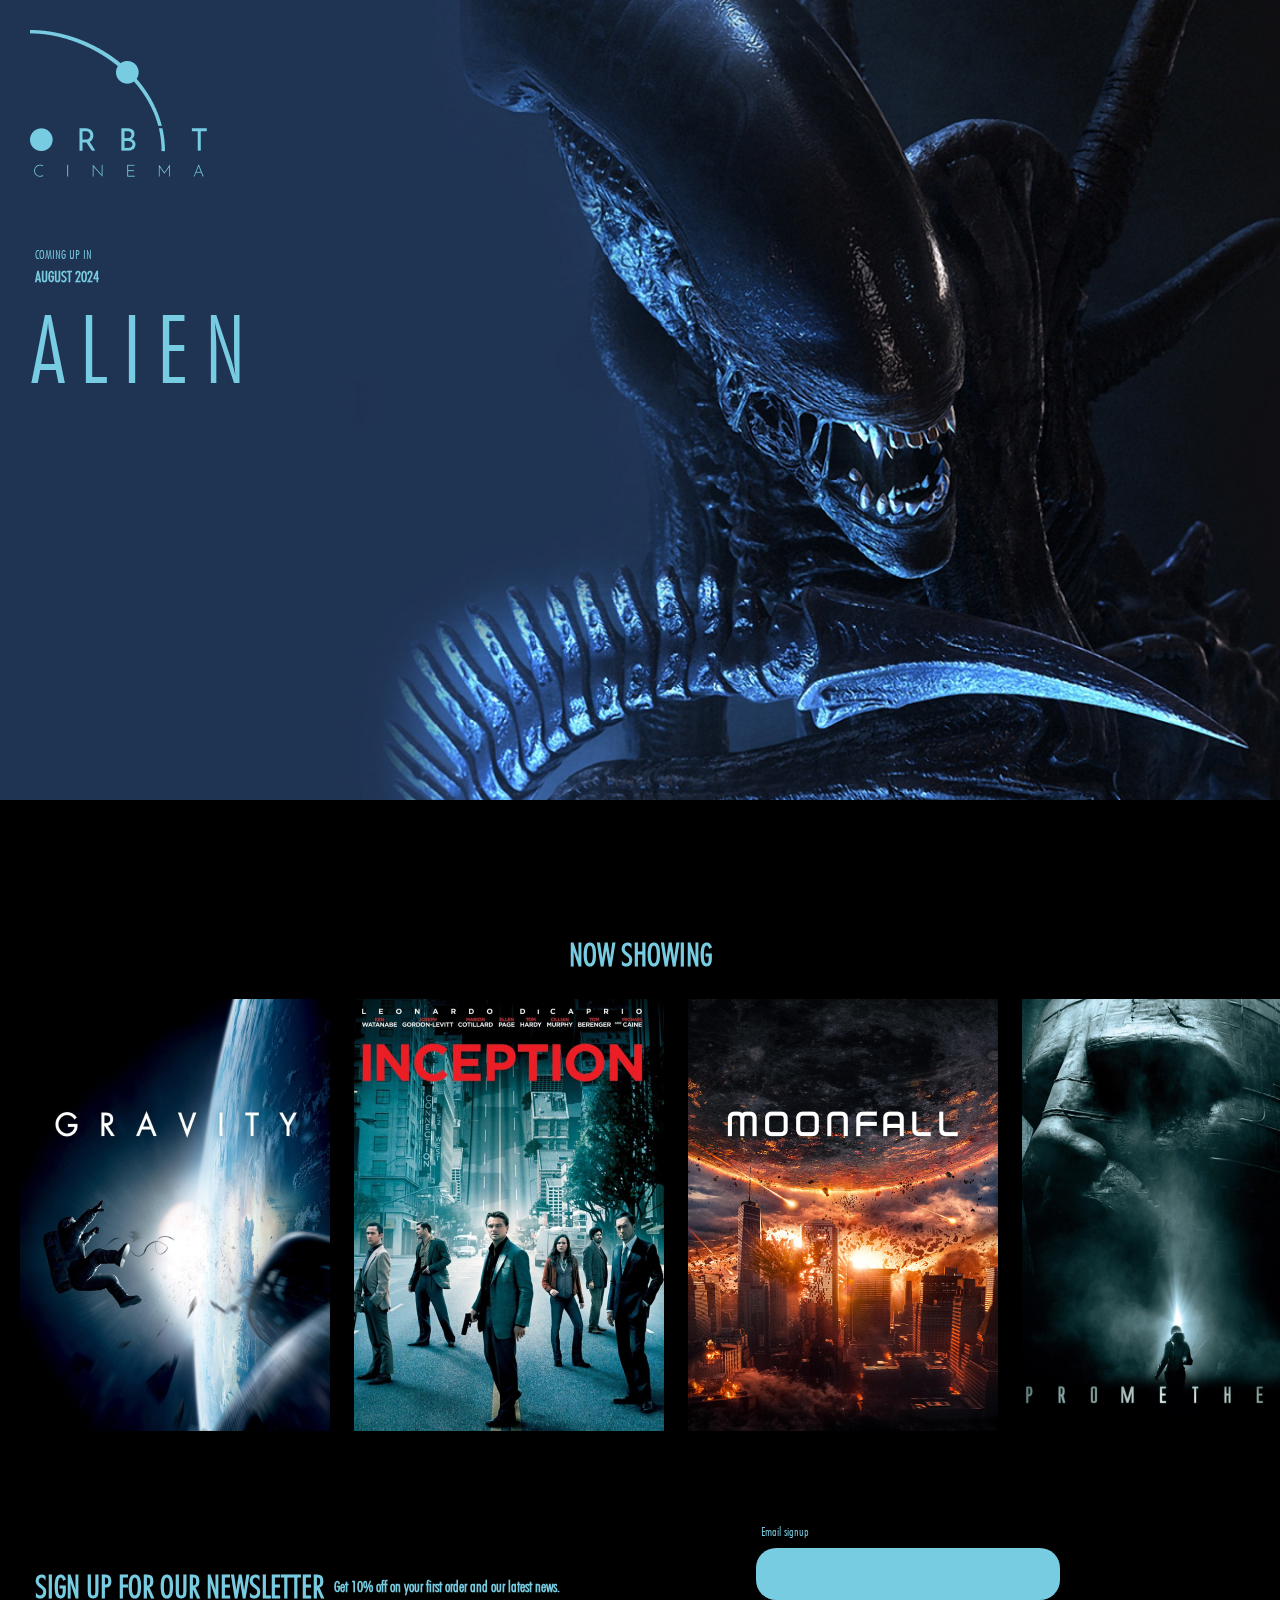
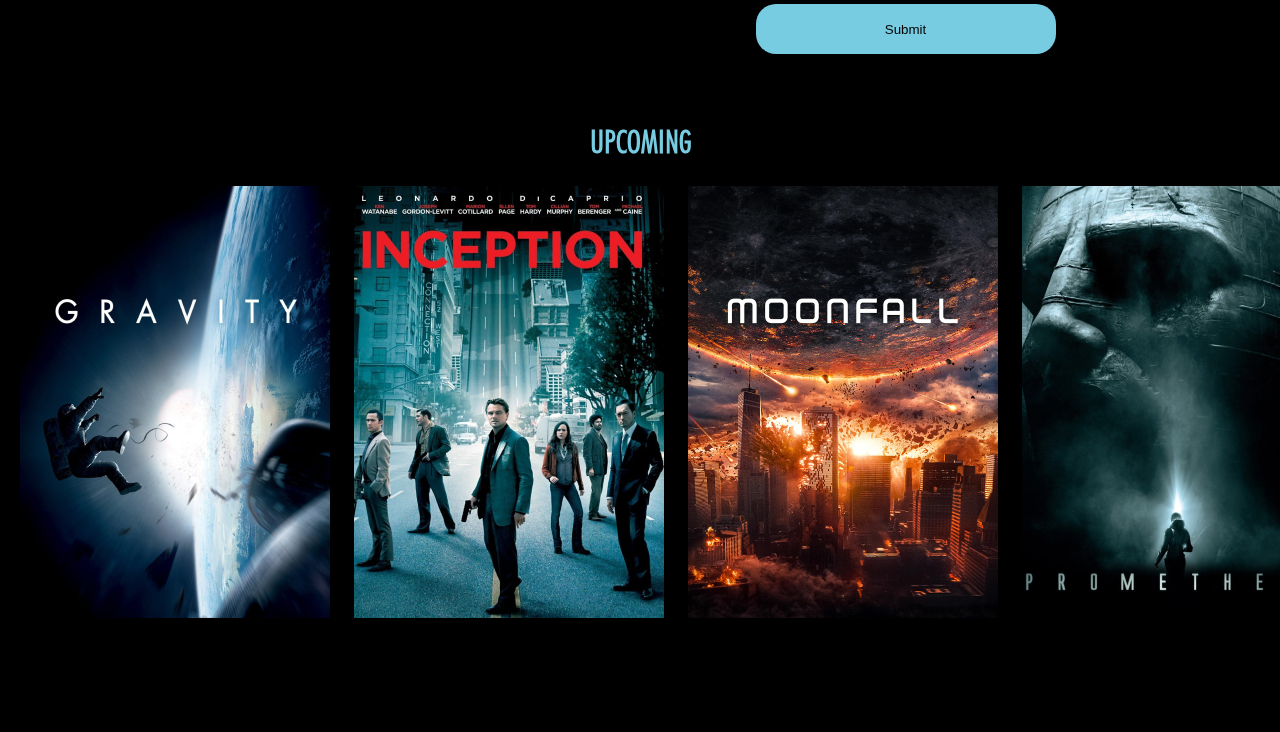
<file: index.html>
<!DOCTYPE html>
<html>
  <link rel="stylesheet" href="style.css" />
  <body>
    <nav></nav>
    <main>
      <div class="hero">
        <img class="logo-top" src="./images/logo/Group 22logoblue.png" />
        <div class="hero-text">
          <p>COMING UP IN <h3>AUGUST 2024</h3> </p>
          <h1>ALIEN</h1>
        </div>
      </div>

      <div class="now-showing">
        <h2>NOW SHOWING</h2>
        <div class="scroll-container">
          <img src="./images/Movies/Gravity 1.png" />
          <img src="./images/Movies/Inception 1.png" />
          <img src="./images/Movies/Moonfall 1.png" />
          <img src="./images/Movies/Prometheus 1.png" />
          <img src="./images/Movies/Save_you 1.png" />
          <img src="./images/Movies/The_Creator 1.png" />
          <img src="./images/Movies/The_Martian 1.png" />
          <img src="./images/Movies/Venom 1.png" />
        </div>
      </div>

      <div class="newsletter-container">
        <h2>SIGN UP FOR OUR NEWSLETTER</h2>
        <h3>Get 10% off on your first order and our latest news.</h3>
        
        <table>
          <tr>
            <td>
              <label for="email"><p>Email signup</p></label>
            </td>
          </tr>
          <tr>
            <td><input type="text" id="email" name="email" /></td>
          </tr>
          <tr>
            <td><input type="submit" /></td>
          </tr>
        </table>
      </div>

      <div class="upcoming">
        <h2>UPCOMING</h2>
        <div class="scroll-container">
          <img src="./images/Movies/Gravity 1.png" />
          <img src="./images/Movies/Inception 1.png" />
          <img src="./images/Movies/Moonfall 1.png" />
          <img src="./images/Movies/Prometheus 1.png" />
          <img src="./images/Movies/Save_you 1.png" />
          <img src="./images/Movies/The_Creator 1.png" />
          <img src="./images/Movies/The_Martian 1.png" />
          <img src="./images/Movies/Venom 1.png" />
        </div>
      </div>
    </main>

    <footer></footer>
  </body>
</html>
</file>
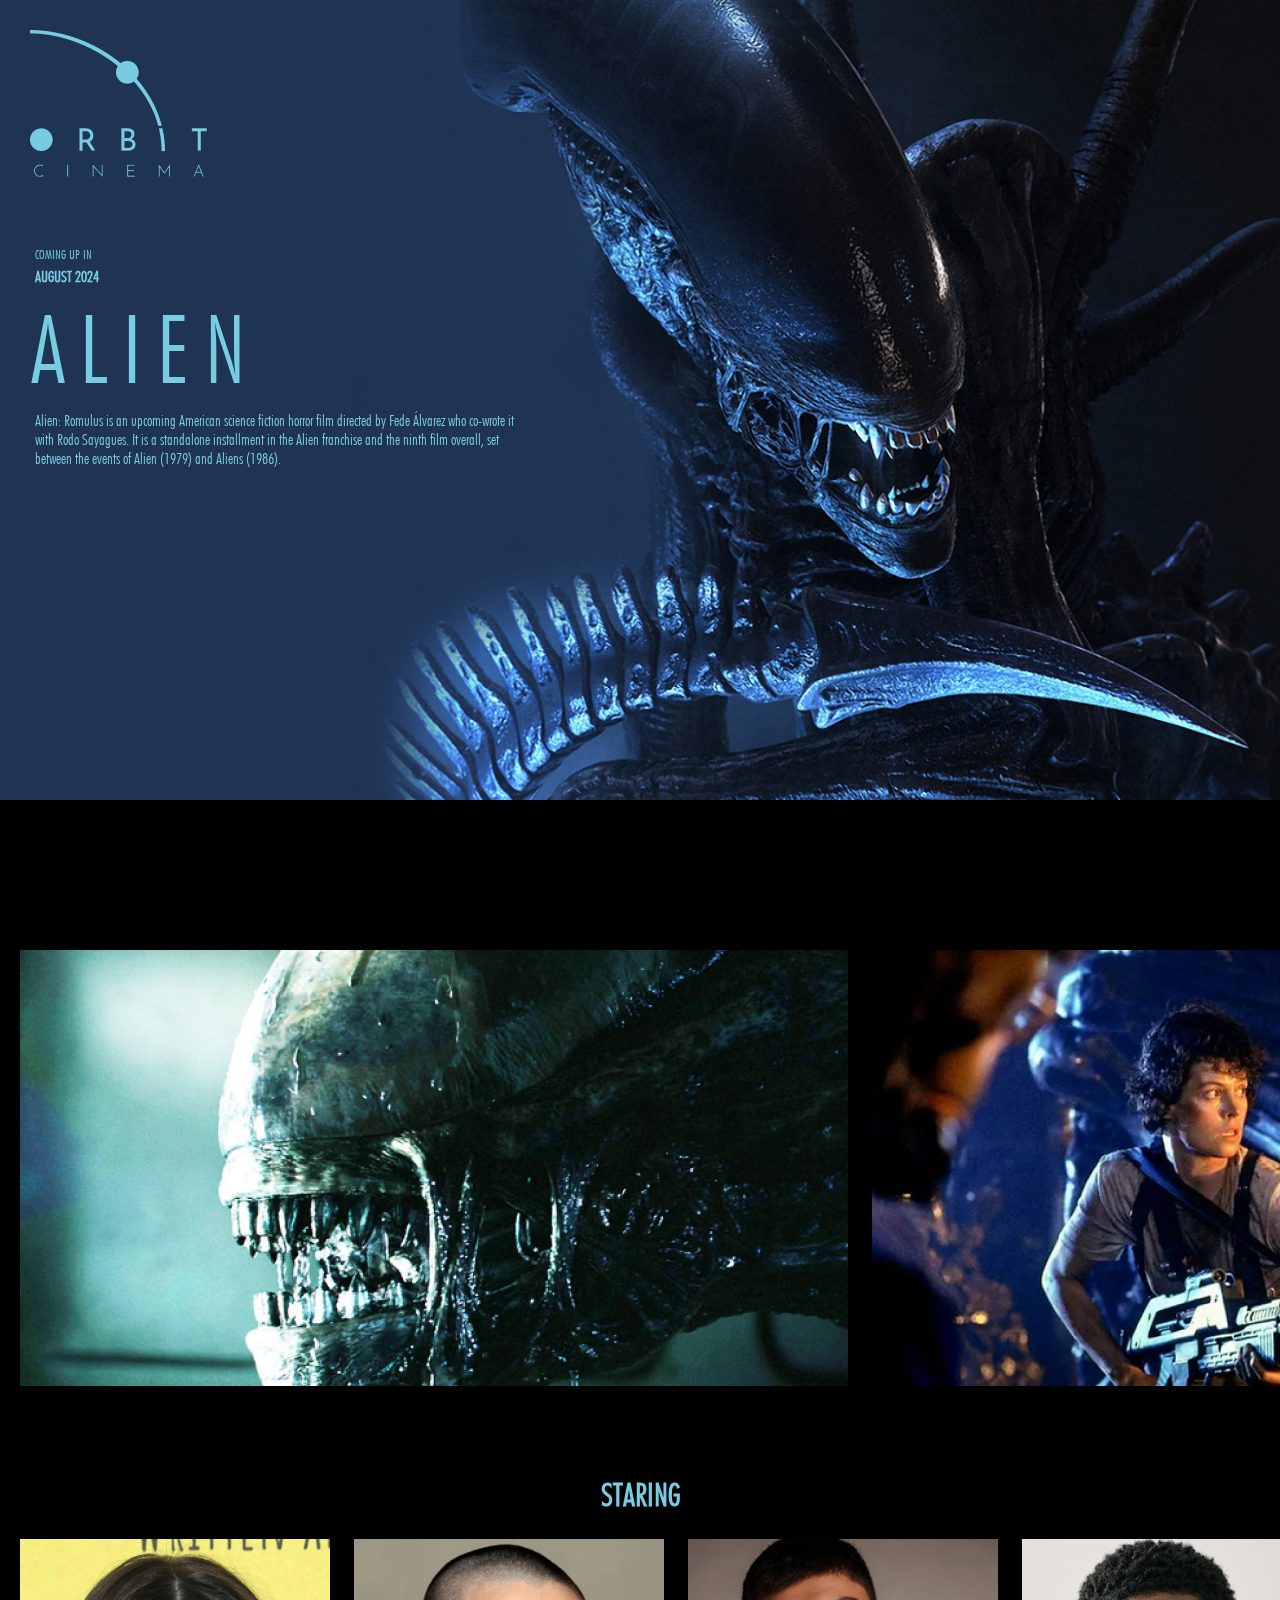
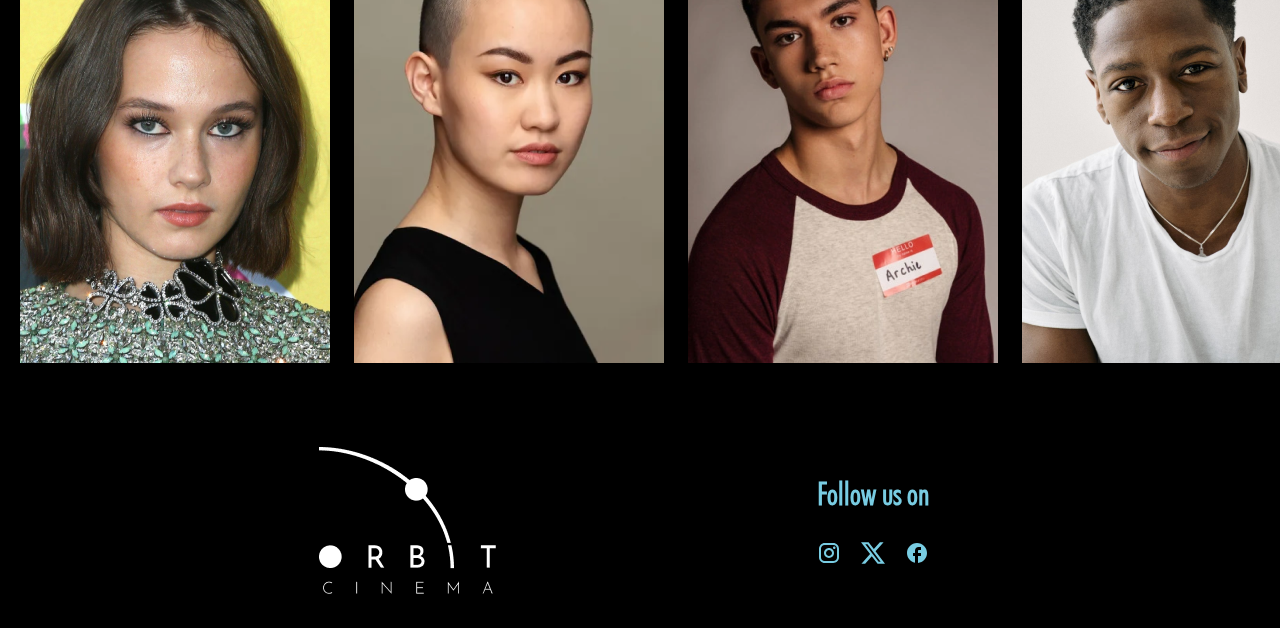
<file: hero-page.html>
<!DOCTYPE html>
<html>
  <link rel="stylesheet" href="style.css" />
  <body>
    <nav></nav>
    <main>
      <div class="hero">
        <img class="logo-top" src="./images/logo/Group 22logoblue.png" />
        <div class="hero-text">
          <p>COMING UP IN <h3>AUGUST 2024</h3> </p>
          <h1>ALIEN</h1>
          <p class="movie-info">Alien: Romulus is an upcoming American science fiction horror film directed by Fede Álvarez who co-wrote it with Rodo Sayagues. It is a standalone installment in the Alien franchise and the ninth film overall, set between the events of Alien (1979) and Aliens (1986).</p>
        </div>
      </div>

      <div class="now-showing">
        <div class="scroll-container">
          <img src="/images/Still/image 1.png" alt="" srcset="">
          <img src="/images/Still/image 2.png" alt="" srcset="">
          <img src="/images/Still/image 3.png" alt="" srcset="">
        </div>
      </div>

      

      <div class="upcoming">
        <h2>STARING</h2>
        <div class="scroll-container">
          <img src="/images/People/1005103_v9_bb 1CaileeSpeeny.png" alt="" srcset="">
          <img src="/images/People/Aileen-Wu 1.png" alt="" srcset="">
          <img src="images/People/Archie_Renaux_02 1.png" alt="" srcset="">
          <img src="images/People/davidjonssonstudio1500 1.png" alt="" srcset="">
          <img src="images/People/k9uZag5m4VMrV3iNscYfhxpRDWG 1SpikeFearm.png" alt="" srcset="">
          <img src="images/People/uuid46a1382e-1cea-422a-8a6d-29b5d307c9c2groupId10139t1625147716173 1IsabelaMerced.png" alt="" srcset="">
        </div>
      </div>
    </main>

    <footer> 
      <div ><img src="./images/logo/logowhite.png"></div>
      <div class="footer-text">
        <h2>Follow us on</h2>
      
      <div class="icons">
        <img src="./images/icons/mdi_instagram.svg">
        <img src="./images/icons/simple-icons_x.svg">
        <img src="./images/icons/ic_baseline-facebook.svg">
      </div>
    </div>
    </footer>
  </body>
</html>
</file>
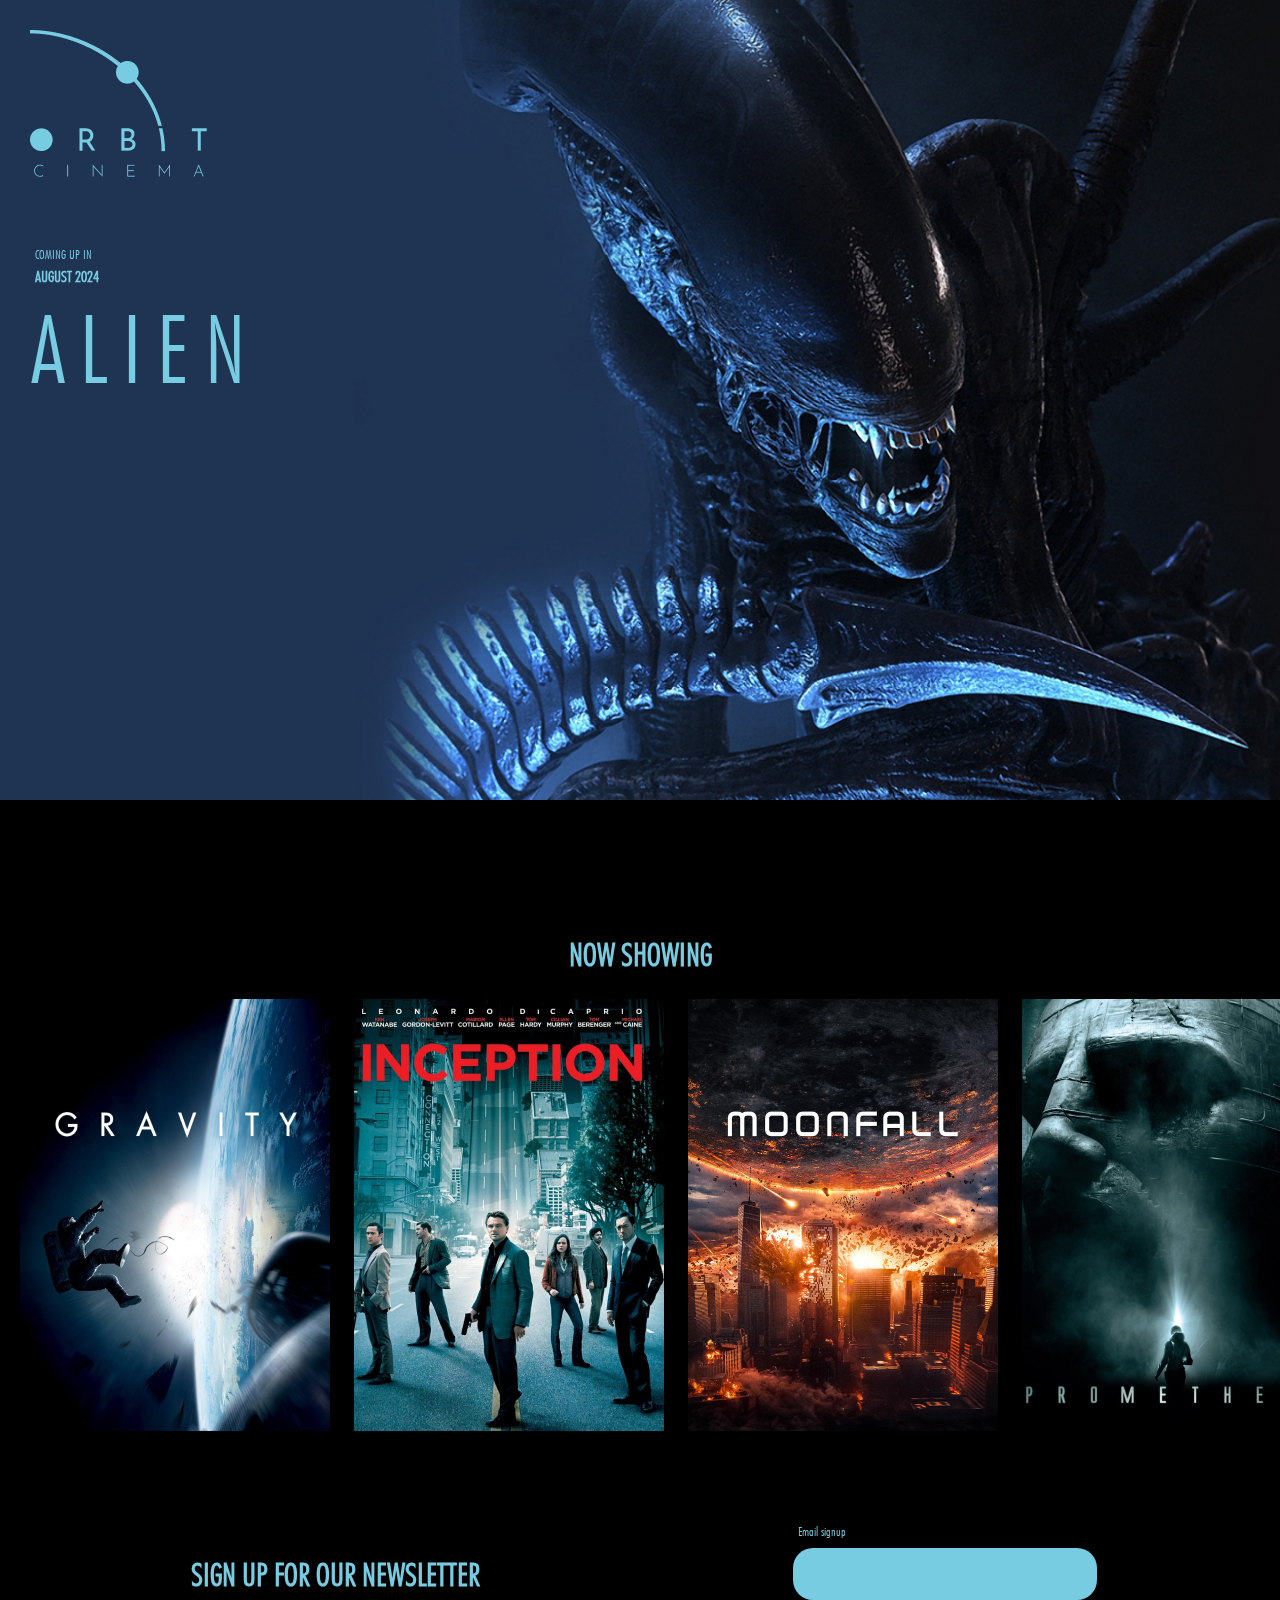
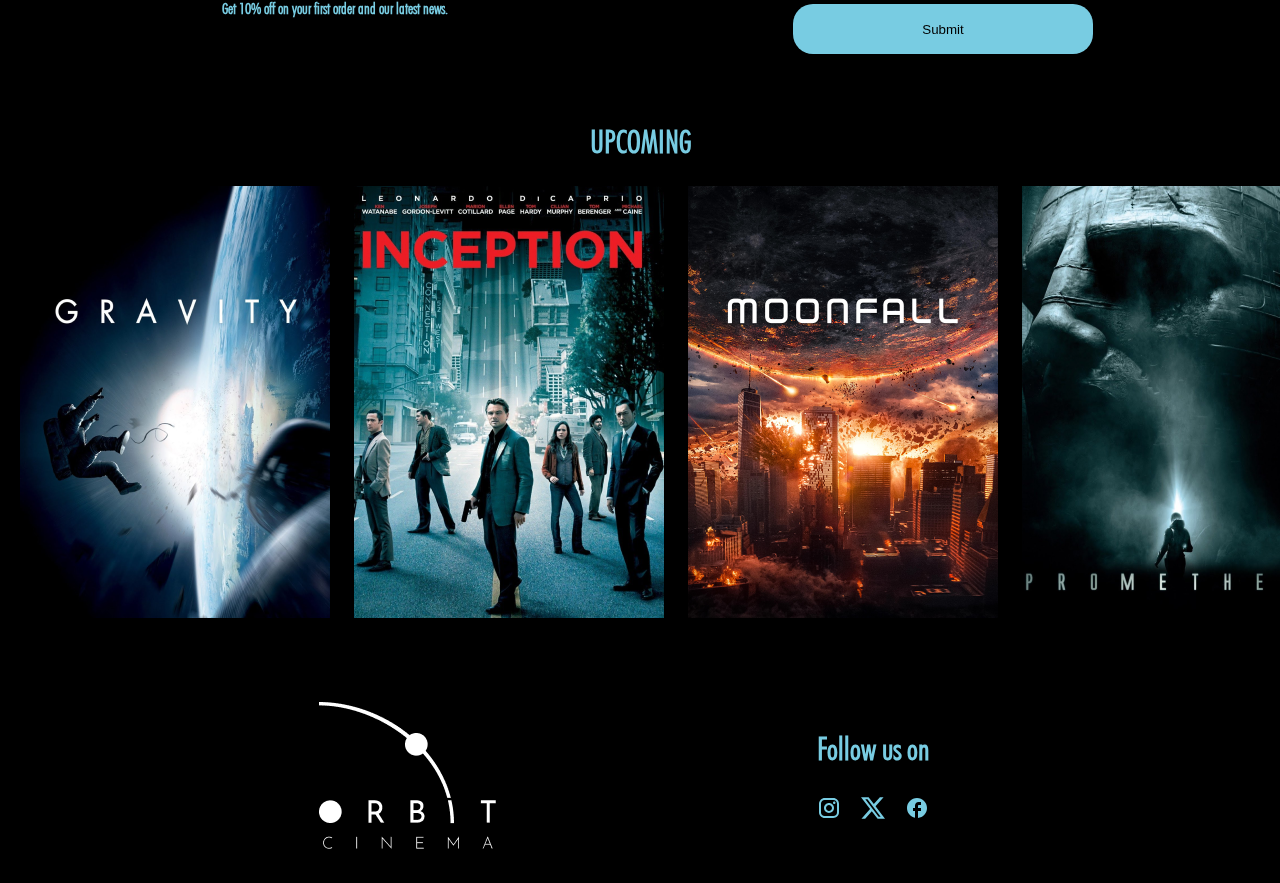
<file: landing-page.html>
<!DOCTYPE html>
<html>
  <link rel="stylesheet" href="style.css" />
  <body>
    <nav></nav>
    <main>
      <div class="hero">
        <img class="logo-top" src="./images/logo/Group 22logoblue.png" />
        <div class="hero-text">
          <p>COMING UP IN <h3>AUGUST 2024</h3> </p>
          <h1><a href="hero-page.html">ALIEN</a></h1>
        </div>
      </div>

      <div class="now-showing">
        <h2>NOW SHOWING</h2>
        <div class="scroll-container">
          <img src="./images/Movies/Gravity 1.png" />
          <img src="./images/Movies/Inception 1.png" />
          <img src="./images/Movies/Moonfall 1.png" />
          <img src="./images/Movies/Prometheus 1.png" />
          <img src="./images/Movies/Save_you 1.png" />
          <img src="./images/Movies/The_Creator 1.png" />
          <img src="./images/Movies/The_Martian 1.png" />
          <img src="./images/Movies/Venom 1.png" />
        </div>
      </div>

      <div class="newsletter-container">
        <div class="newsletter-text">
        <h2>SIGN UP FOR OUR NEWSLETTER</h2>
        <h3>Get 10% off on your first order and our latest news.</h3>
        </div>
        <table>
          <tr>
            <td>
              <label for="email"><p>Email signup</p></label>
            </td>
          </tr>
          <tr>
            <td><input type="text" id="email" name="email" /></td>
          </tr>
          <tr>
            <td><input type="submit" /></td>
          </tr>
        </table>
      </div>

      <div class="upcoming">
        <h2>UPCOMING</h2>
        <div class="scroll-container">
          <img src="./images/Movies/Gravity 1.png" />
          <img src="./images/Movies/Inception 1.png" />
          <img src="./images/Movies/Moonfall 1.png" />
          <img src="./images/Movies/Prometheus 1.png" />
          <img src="./images/Movies/Save_you 1.png" />
          <img src="./images/Movies/The_Creator 1.png" />
          <img src="./images/Movies/The_Martian 1.png" />
          <img src="./images/Movies/Venom 1.png" />
        </div>
      </div>
    </main>

    <footer> 
      <div ><img src="./images/logo/logowhite.png"></div>
      <div class="footer-text">
        <h2>Follow us on</h2>
      
      <div class="icons">
        <img src="./images/icons/mdi_instagram.svg">
        <img src="./images/icons/simple-icons_x.svg">
        <img src="./images/icons/ic_baseline-facebook.svg">
      </div>
    </div>
    </footer>
  </body>
</html>
</file>
<file: style.css>
@font-face {
  font-family: futura;
  src: url(./fonts/Futura\ Light\ font.ttf);
}

:root {
  --light-blue: #78cce2;
  --very-light-blue: #e4eff0;
  --black: #000000;
  --midnight-blue: #002439;
}

a {
  text-decoration: none;
  color: var(--light-blue);
}

body {
  margin: 0;
  padding: 0;
  background-color: var(--black);
}

.hero {
  background-image: url(./images/hero.png);
  background-size: 100%;
  background-repeat: no-repeat;
  height: 900px;
}

.movie-info {
  max-width: 40%;
  font-size: 16px;
}

.logo-top {
  padding: 30px;
}
h1,
h2,
h3,
p {
  font-family: futura;
  color: var(--light-blue);
  margin: 5px;
}

h1 {
  font-size: 96px;
  margin: 0;
  font-style: normal;
  font-weight: 500;
  line-height: normal;
  letter-spacing: 14.4px;
}

h2 {
  font-size: 32px;
}

h3 {
  font-size: 16px;
}

p {
  font-size: 13px;
}

.hero-text {
  padding: 30px;
}

.gradient {
  background: linear-gradient(
    360deg,
    #000 0%,
    rgba(0, 0, 0, 0.84) 39.66%,
    rgba(0, 0, 0, 0) 100%
  );
  position: absolute;
  width: 100%;
  height: 215px;
}

.main {
  display: flex;
  align-items: center;
}

.now-showing {
  text-align: center;
  padding-top: 30px;
  padding-bottom: 30px;
}

.scroll-container {
  overflow: auto;
  white-space: nowrap;
  padding: 10px;
  background-color: var(--black);
}

div.scroll-container img {
  padding: 10px;
}

.newsletter-container {
  display: flex;
  flex-direction: row;
  align-items: center;
  justify-content: space-evenly;
  padding: 30px;
}

.newsletter-text {
  text-align: center;
  width: 50%;
}

table {
  margin-left: auto;
  margin-right: auto;
}

input,
button {
  background-color: var(--light-blue);
  border-radius: 20px;
  width: 300px;
  height: 50px;
  border: none;
}

.upcoming {
  text-align: center;
  padding-top: 30px;
  padding-bottom: 30px;
}

.book-now {
  display: flex;
  justify-content: center;
}

footer {
  display: flex;
  flex-direction: row;
  align-items: center;
  justify-content: space-evenly;
  padding: 30px;
}

.footer-text {
  justify-content: space-between;
  text-align: center;
  width: 177px;
}

.icons {
  padding-top: 15px;
}

.icons img {
  padding: 8px;
}

@media (max-width: 800px) {
  .logotop {
    width: 63px;
    height: 52px;
  }
  .movie-info {
    max-width: 100%;
  }
}
</file>
